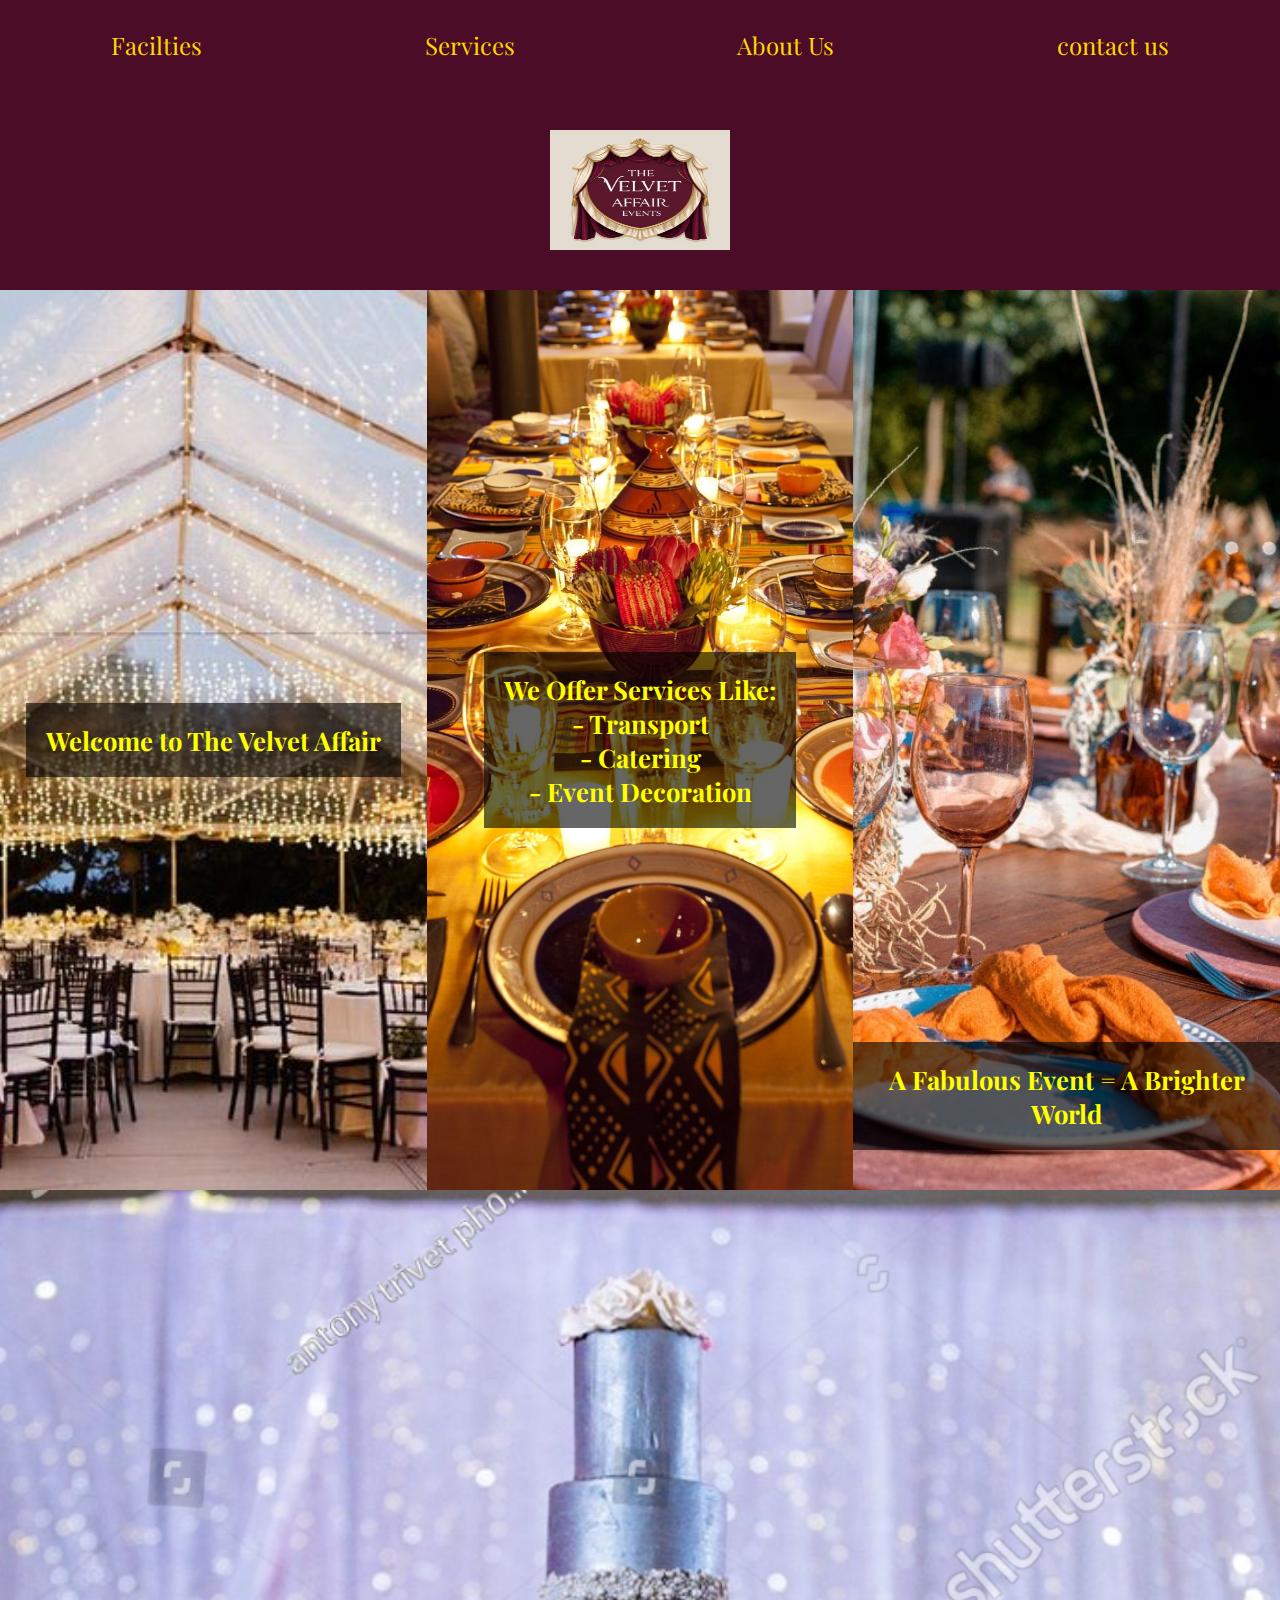
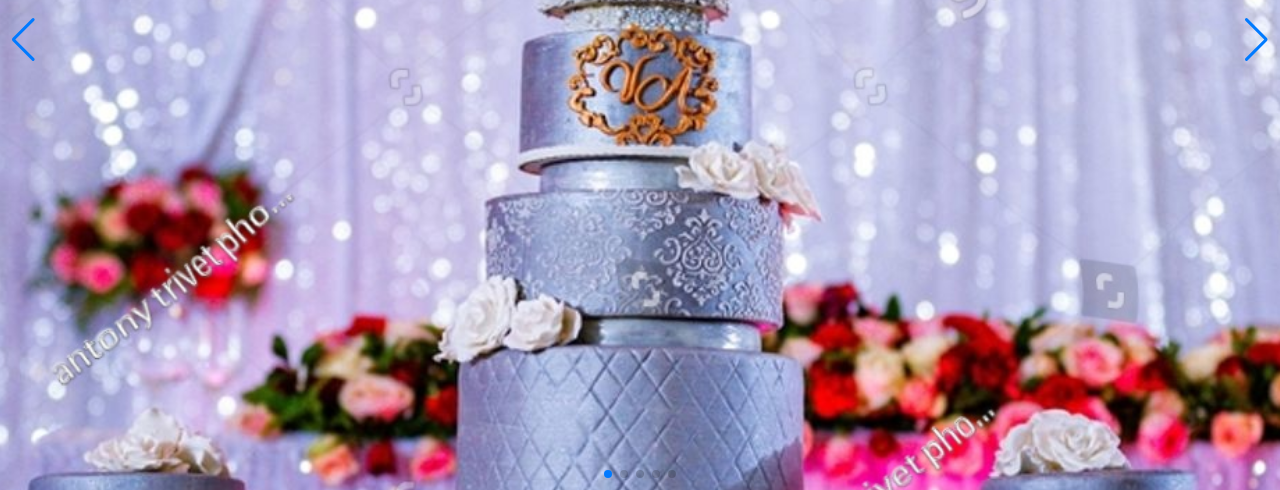
<file: index.html>
<!DOCTYPE html>
<html lang="en">
<head>
    <meta charset="UTF-8">
    <meta name="viewport" content="width=device-width, initial-scale=1.0">
    <title>The Velvet Affair</title>

    <!-- Google Font -->
    <link href="https://fonts.googleapis.com/css2?family=Playfair+Display&display=swap" rel="stylesheet">

    <!-- Font Awesome -->
    <link rel="stylesheet" href="https://cdnjs.cloudflare.com/ajax/libs/font-awesome/5.15.4/css/all.min.css">

    <!-- Custom CSS -->
    <link rel="stylesheet" href="styles.css">

    <link rel="stylesheet" href="https://unpkg.com/swiper/swiper-bundle.min.css"/>

</head>


<body>

    <!-- Top Contact Links -->
    <section class="links-wrapper">
    
         <div class="nav-link">
            <a href="Facilties"> Facilties</a>
         </div>

         <div class="nav-link">
            <a href="services">Services</a>
          </div>

          <div class="nav-link">
            <a href="us">About Us</a>
          </div>

          <div class="nav-link">
             <a href="findus">contact us</a>
          </div>
       
        
        
    </section>

    <!-- Logo Section -->
    <section class="spaced-section">

<img src="images/velvet-affair-logo.jpeg.jpeg" alt="Logo" width="200">


    </section>

    <!-- Services Overview -->
    <section class="split-screen">
        <div class="left-image">
            <div class="image-text">Welcome to The Velvet Affair</div>
        </div>
        <div class="right-image">
            <div class="image-text">
                <div>We Offer Services Like:</div>
                <div>- Transport</div>
                <div>- Catering</div>
                <div>- Event Decoration</div>
            </div>
        </div>
        <div class="extra-image">
            <div class="image-text">A Fabulous Event = A Brighter World</div>
        </div>
    </section>

    
    <section class="swiper mySwiper">
  <div class="swiper-wrapper">
    <div class="swiper-slide"><img src="images/party1.jpg" alt="Party 1" /></div>
    <div class="swiper-slide"><img src="images/party2.jpg" alt="Party 2" /></div>
    <div class="swiper-slide"><img src="images/party3.jpg" alt="Party 3" /></div>
    <div class="swiper-slide"><img src="images/party4.jpg" alt="Party 4" /></div>
    <div class="swiper-slide"><img src="images/party5.jpg" alt="Party 5" /></div>
  </div>

  <div class="swiper-pagination"></div>
  <div class="swiper-button-prev"></div>
  <div class="swiper-button-next"></div>
</section>

<script src="https://unpkg.com/swiper/swiper-bundle.min.js"></script>
<script>
  const swiper = new Swiper('.swiper', {
    loop: true,
    slidesPerView: 1,
    spaceBetween: 20,
    pagination: {
      el: '.swiper-pagination',
    },
    navigation: {
      nextEl: '.swiper-button-next',
      prevEl: '.swiper-button-prev',
    },
  });
</script>

</body>
</html>
</file>
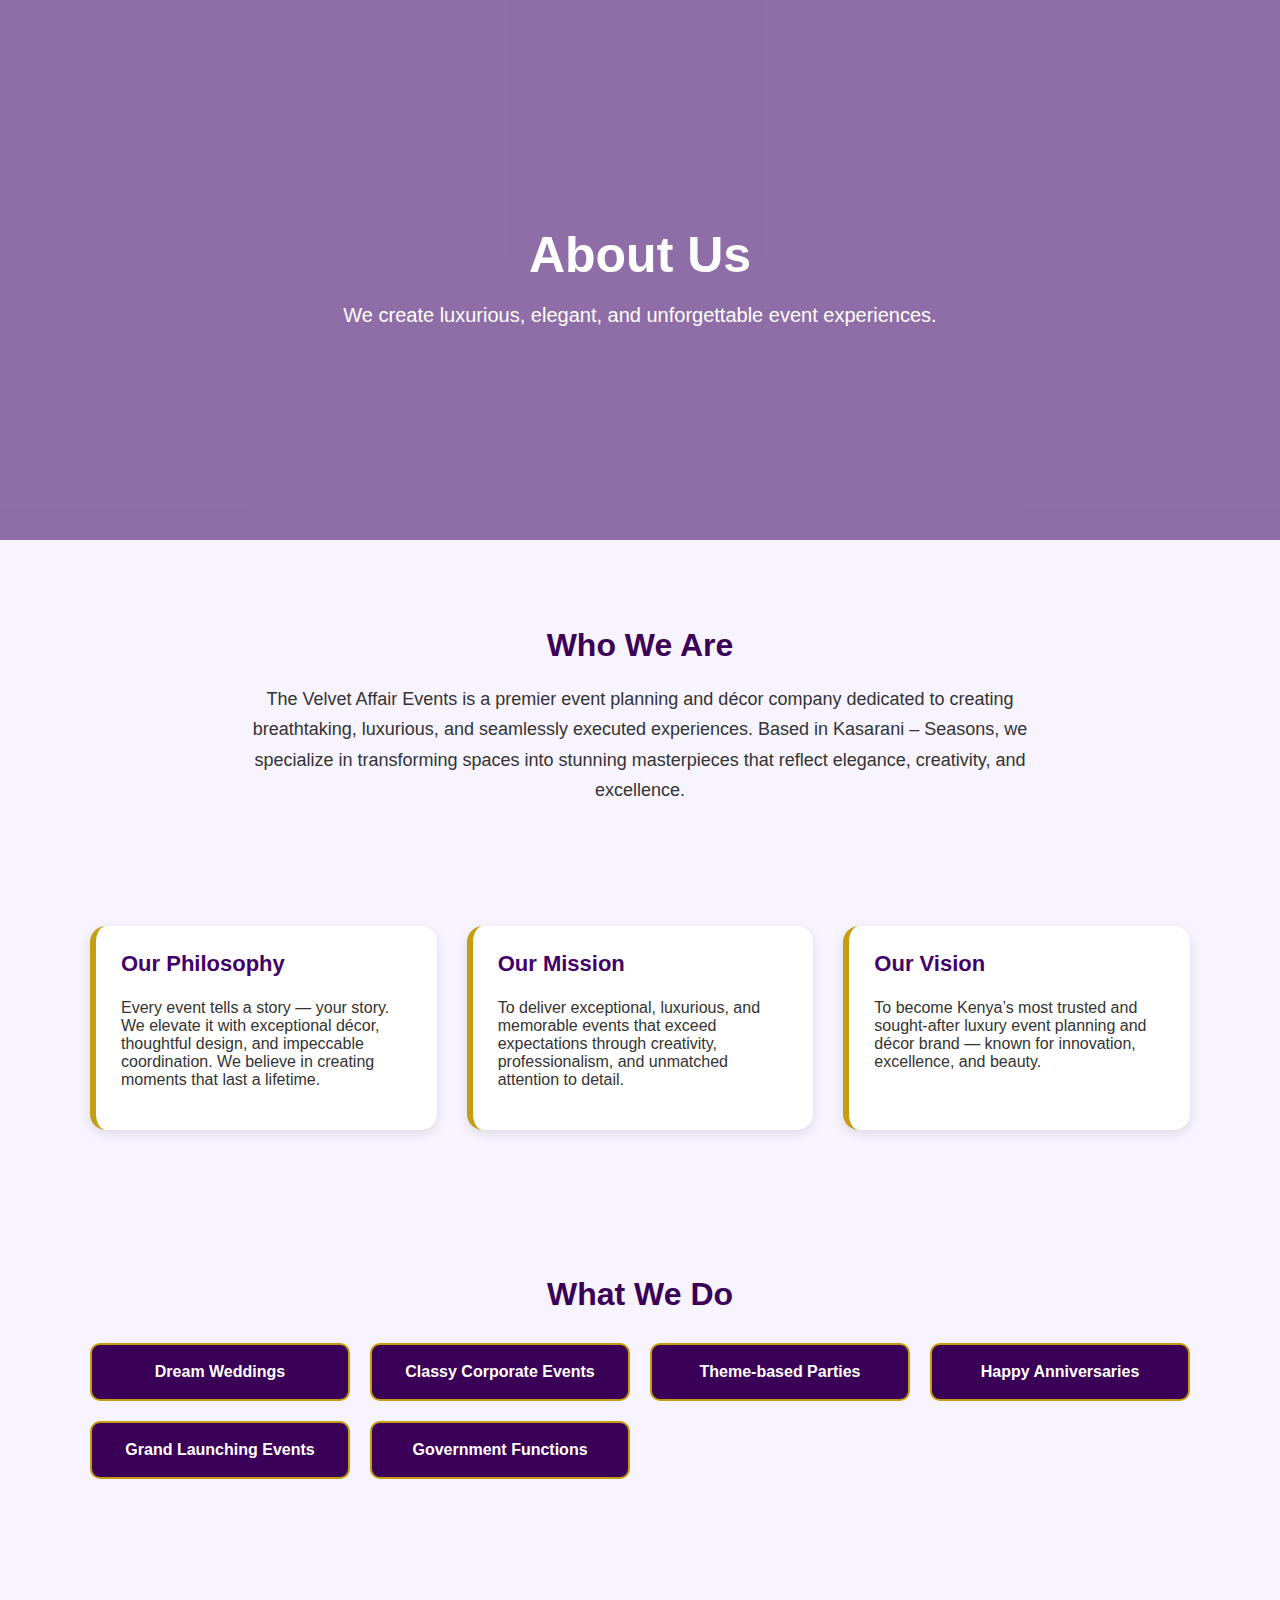
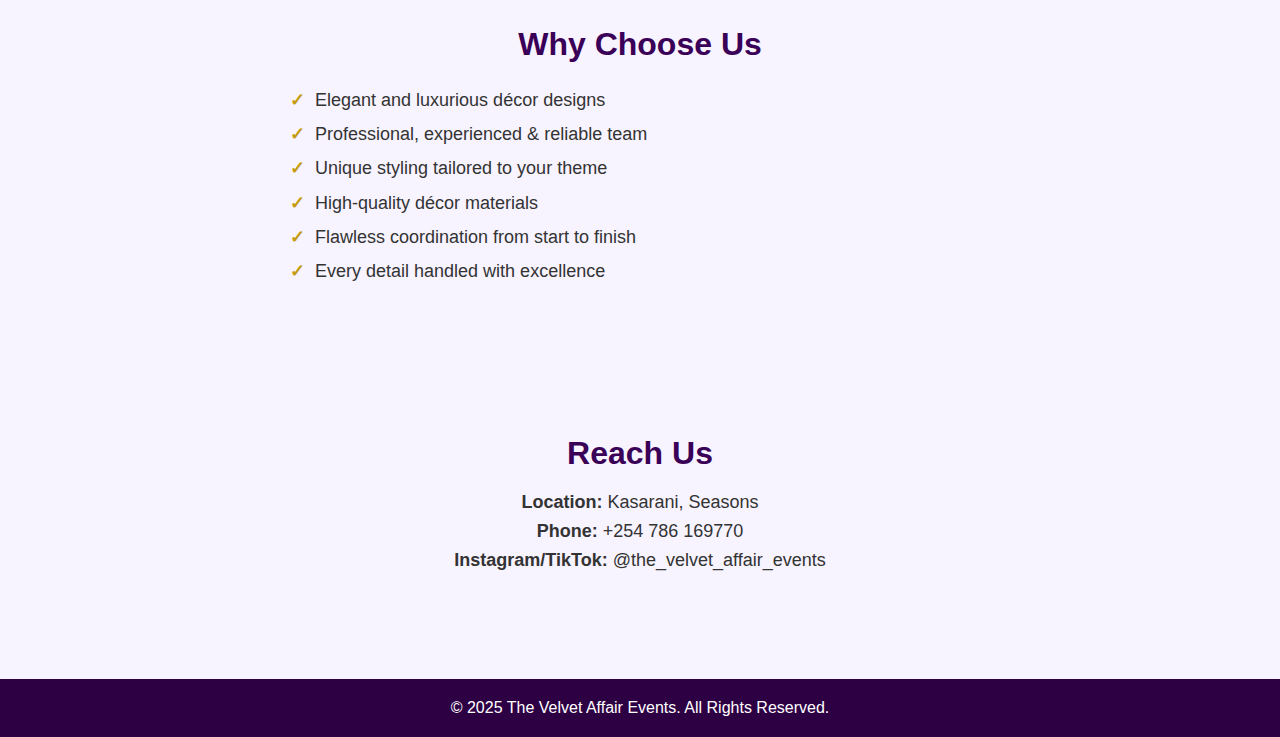
<file: About Us.html>
<!DOCTYPE html>
<html lang="en">
<head>
    <meta charset="UTF-8">
    <meta name="viewport" content="width=device-width, initial-scale=1.0">
    <title>About Us | The Velvet Affair Events</title>
    <link rel="stylesheet" href="about.css">
</head>
<body>

    <!-- HERO SECTION -->
    <section class="hero">
        <div class="overlay"></div>
        <div class="hero-content">
            <h1>About Us</h1>
            <p>We create luxurious, elegant, and unforgettable event experiences.</p>
        </div>
    </section>

    <!-- ABOUT SECTION -->
    <section class="section about">
        <h2>Who We Are</h2>
        <p>
            The Velvet Affair Events is a premier event planning and décor company dedicated to creating breathtaking, 
            luxurious, and seamlessly executed experiences. Based in Kasarani – Seasons, we specialize in transforming 
            spaces into stunning masterpieces that reflect elegance, creativity, and excellence.
        </p>
    </section>

    <!-- STORY GRID -->
    <section class="section grid">
        <div class="card">
            <h3>Our Philosophy</h3>
            <p>
                Every event tells a story — your story. We elevate it with exceptional décor, thoughtful design, 
                and impeccable coordination. We believe in creating moments that last a lifetime.
            </p>
        </div>

        <div class="card">
            <h3>Our Mission</h3>
            <p>
                To deliver exceptional, luxurious, and memorable events that exceed expectations through creativity, 
                professionalism, and unmatched attention to detail.
            </p>
        </div>

        <div class="card">
            <h3>Our Vision</h3>
            <p>
                To become Kenya’s most trusted and sought-after luxury event planning and décor brand — 
                known for innovation, excellence, and beauty.
            </p>
        </div>
    </section>

    <!-- SERVICES SECTION -->
    <section class="section services">
        <h2>What We Do</h2>

        <div class="services-list">
            <div class="service-item">Dream Weddings</div>
            <div class="service-item">Classy Corporate Events</div>
            <div class="service-item">Theme-based Parties</div>
            <div class="service-item">Happy Anniversaries</div>
            <div class="service-item">Grand Launching Events</div>
            <div class="service-item">Government Functions</div>
        </div>
    </section>

    <!-- WHY CHOOSE US -->
    <section class="section why">
        <h2>Why Choose Us</h2>

        <ul>
            <li>Elegant and luxurious décor designs</li>
            <li>Professional, experienced & reliable team</li>
            <li>Unique styling tailored to your theme</li>
            <li>High-quality décor materials</li>
            <li>Flawless coordination from start to finish</li>
            <li>Every detail handled with excellence</li>
        </ul>
    </section>

    <!-- CONTACT SECTION -->
    <section class="section contact">
        <h2>Reach Us</h2>
        <p><strong>Location:</strong> Kasarani, Seasons</p>
        <p><strong>Phone:</strong> +254 786 169770</p>
        <p><strong>Instagram/TikTok:</strong> @the_velvet_affair_events</p>
    </section>

    <footer>
        © 2025 The Velvet Affair Events. All Rights Reserved.
    </footer>

</body>
</html>
</file>
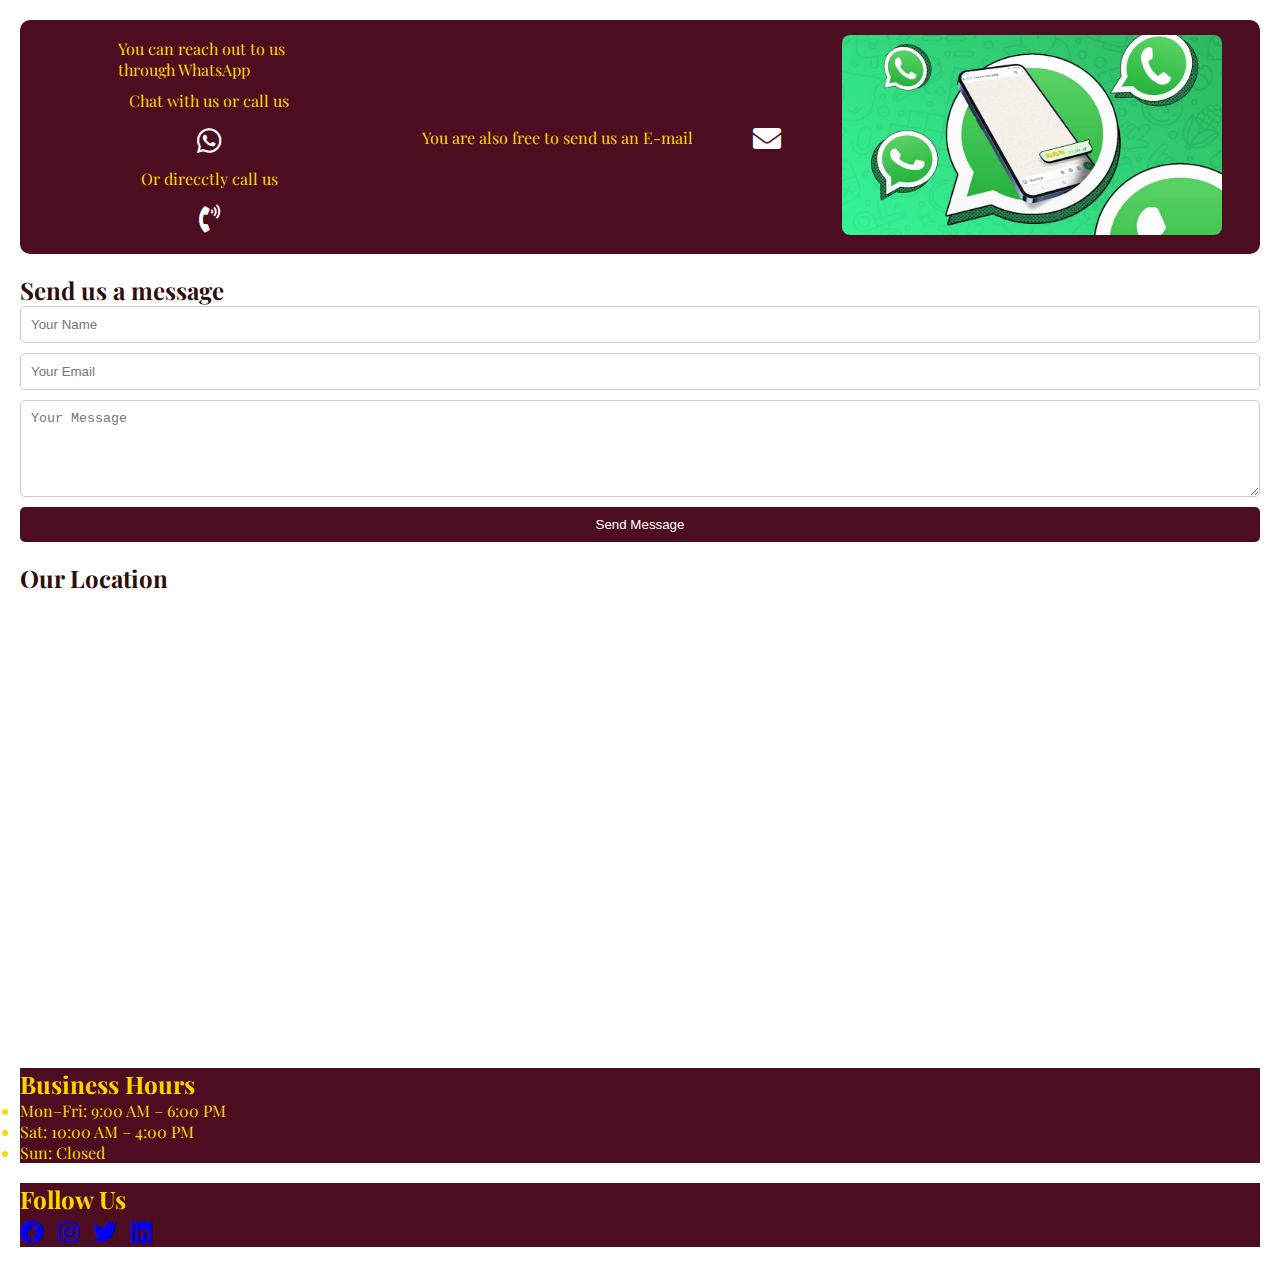
<file: contact us.html>
<!DOCTYPE html>
<html lang="en">
<head>
  <meta charset="UTF-8">
  <meta name="viewport" content="width=device-width, initial-scale=1.0">
  <title>Contact Us</title>

      <link href="https://fonts.googleapis.com/css2?family=Playfair+Display&display=swap" rel="stylesheet">

      <link rel="stylesheet" href="https://cdnjs.cloudflare.com/ajax/libs/font-awesome/5.15.4/css/all.min.css">

          <link rel="stylesheet" href="css/styles.css"> <!-- main CSS -->

    <link rel="stylesheet" href="css/Contact Us.css"> <!-- page-specific CSS -->
      

      <link rel="stylesheet" href="https://unpkg.com/swiper/swiper-bundle.min.css"/>

      
</head>


<body>
  <!-- whatsapp -->
   <section class="contact-section">
    
   <div class="whatsapp">

    <div class="text-content">

      <p> You can reach out to us through WhatsApp</p>
      <p>Chat with us or call us</p>

      <!-- whatsapp clickable icon -->

      <a href="https://wa.me/2547460694774"target="_blank" class="whatsapp-link" title="Chat with us on whatsapp">
      <i class="fab fa-whatsapp"></i>
      </a>

          
      <p> Or direcctly call us </p>
      <!-- phone clickable icon -->
       <a href="tel:+2547460694774" class="call-link" title="Call us">
        <i class="fas  fa-phone-volume"></i>
        </a>
       </div>

       <p>You are also free to send us an E-mail</p>
       <a href="mailto:isaacmwangi.main@gmail.com"class="email-link">
        <i class="fas fa-envelope"></i>
       </a>

      <div class="image-content">
        <img src="images/WA.avif" alt="WhatsApp">
       </div>
       
    </div>

<!-- contact Form -->
  <div class="form-section">
    <h2>Send us a message</h2>
    <form>
      <input type="text" placeholder="Your Name" required>
      <input type="email" placeholder="Your Email" required>
      <textarea placeholder="Your Message" rows="5" required></textarea>
      <button type="submit">Send Message</button>
    </form>
  </div>

  <!-- map -->
   <div class="map-section">
    <h2>Our Location</h2>
    <iframe src="https://www.google.com/maps/embed?pb=!1m18!1m12!1m3!1d3988.846340333939!2d36.80590411093697!3d-1.2647321355984136!2m3!1f0!2f0!3f0!3m2!1i1024!2i768!4f13.1!3m3!1m2!1s0x182f1172d84d49a7%3A0xb9347483050be68!2sPRP5%2B495%2C%20Nairobi!5e0!3m2!1sen!2ske!4v1757920292063!5m2!1sen!2ske" width="600" height="450" style="border:0;" allowfullscreen="" loading="lazy" referrerpolicy="no-referrer-when-downgrade"></iframe>
      
    </iframe>
  </div>

  <!-- Business Hours -->
   <div class="hours-section">
    <h2>Business Hours</h2>
    <ul>
      <li>Mon–Fri: 9:00 AM – 6:00 PM</li>
      <li>Sat: 10:00 AM – 4:00 PM</li>
      <li>Sun: Closed</li>
    </ul>
  </div>

  <!-- social media -->
   <div class="social-section">
    <h2>Follow Us</h2>
    <a href="#" class="social-icon"><i class="fab fa-facebook"></i></a>
    <a href="#" class="social-icon"><i class="fab fa-instagram"></i></a>
    <a href="#" class="social-icon"><i class="fab fa-twitter"></i></a>
    <a href="#" class="social-icon"><i class="fab fa-linkedin"></i></a>
  </div>

    </section>




   </div>




  
</body>
</html>
</file>
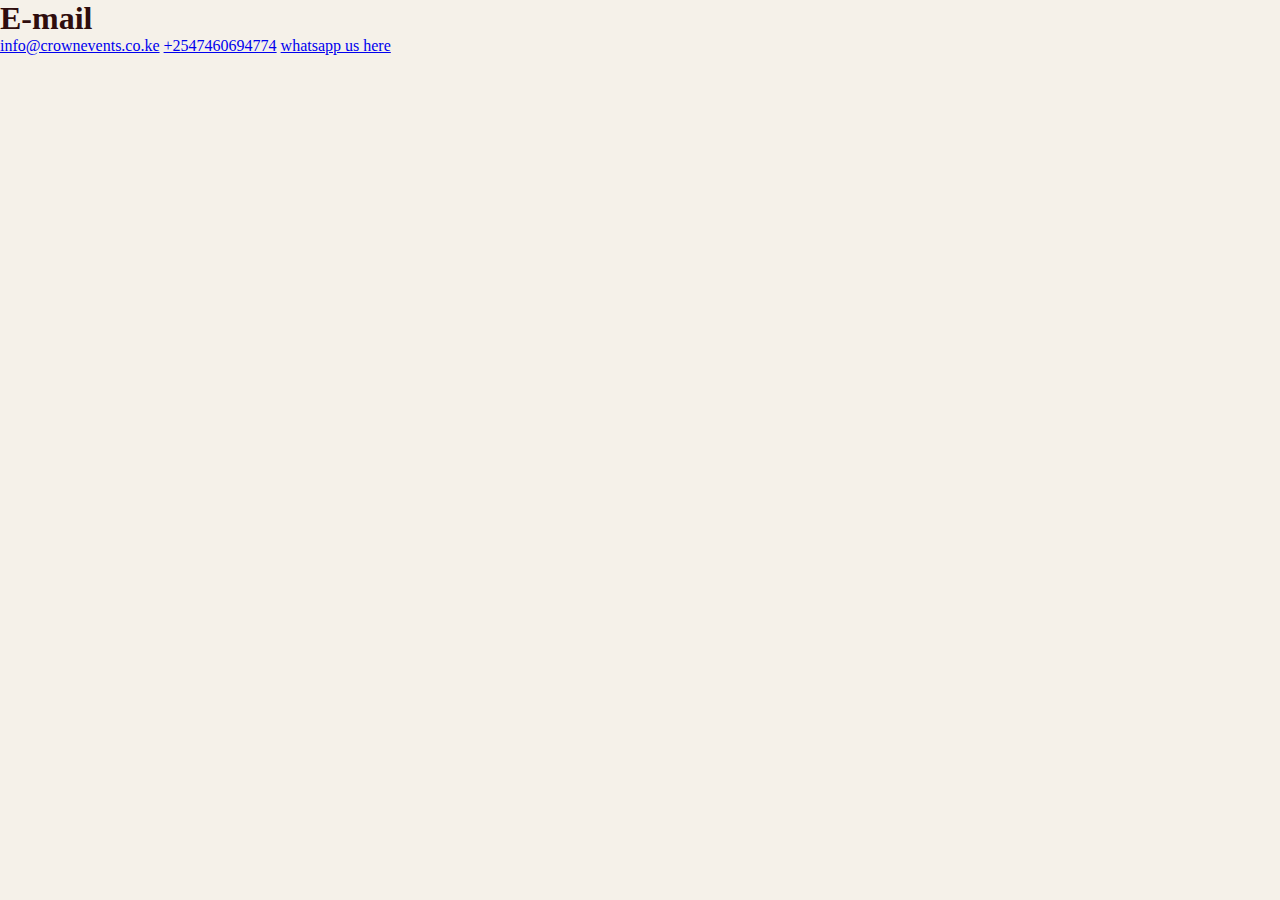
<file: facilities.html>
<!DOCTYPE html>
<html lang="en">
<head>
    <meta charset="UTF-8">
    <meta name="viewport" content="width=device-width, initial-scale=1.0">
    <title>eventsforyou</title>

     <link rel="stylesheet" href="https://cdnjs.cloudflare.com/ajax/libs/font-awesome/5.15.4/css/all.min.css">
    <link rel="stylesheet"href="styles.css">

</head>
<body>
  <h1>E-mail</h1>

<div class="navigation-wrapper">
  <a href="email.html">info@crownevents.co.ke</a>
  <a href="contact.html">+2547460694774</a>
  <a href="whatsapp.html">whatsapp us here</a>
</div>

</body>
</html>
</file>
<file: about.css>
/* GLOBAL STYLES */
body {
    margin: 0;
    padding: 0;
    font-family: "Poppins", sans-serif;
    background-color: #f7f3ff;
    color: #333;
}

.section {
    max-width: 1100px;
    margin: auto;
    padding: 60px 20px;
}

.section h2 {
    text-align: center;
    font-size: 32px;
    margin-bottom: 20px;
    color: #3a0057;
    font-weight: 700;
}

/* HERO SECTION */
.hero {
    position: relative;
    height: 60vh;
    background: url("https://images.unsplash.com/photo-1511578314322-379afb476865?auto=format&fit=crop&w=2100&q=80")
            center/cover no-repeat;
    display: flex;
    align-items: center;
    justify-content: center;
}

.hero .overlay {
    position: absolute;
    inset: 0;
    background: rgba(59, 0, 97, 0.55);
}

.hero-content {
    position: relative;
    text-align: center;
    color: white;
}

.hero-content h1 {
    font-size: 50px;
    margin-bottom: 10px;
    font-weight: 800;
}

.hero-content p {
    font-size: 20px;
}

/* ABOUT TEXT */
.about p {
    max-width: 800px;
    margin: auto;
    text-align: center;
    font-size: 18px;
    line-height: 1.7;
}

/* GRID SECTION */
.grid {
    display: grid;
    gap: 30px;
    grid-template-columns: repeat(auto-fit, minmax(300px, 1fr));
}

.card {
    background: white;
    padding: 25px;
    border-radius: 16px;
    box-shadow: 0 4px 12px rgba(0,0,0,0.1);
    border-left: 6px solid #c59d11; /* gold accent */
}

.card h3 {
    margin-top: 0;
    color: #42006b;
    font-size: 22px;
}

/* SERVICES SECTION */
.services-list {
    display: grid;
    gap: 20px;
    grid-template-columns: repeat(auto-fit, minmax(220px, 1fr));
    margin-top: 30px;
}

.service-item {
    background: #3a0057;
    color: white;
    padding: 18px;
    border-radius: 10px;
    text-align: center;
    font-weight: 600;
    border: 2px solid #c59d11;
}

/* WHY CHOOSE US */
.why ul {
    max-width: 700px;
    margin: auto;
    list-style: none;
    padding: 0;
    line-height: 1.9;
}

.why ul li {
    position: relative;
    padding-left: 25px;
    font-size: 18px;
}

.why ul li::before {
    content: "✓";
    position: absolute;
    left: 0;
    color: #c59d11;
    font-weight: bold;
}

/* CONTACT */
.contact p {
    text-align: center;
    font-size: 18px;
    margin: 8px 0;
}

/* FOOTER */
footer {
    background: #2d0044;
    color: white;
    text-align: center;
    padding: 20px;
    margin-top: 40px;
}
</file>
<file: css/Contact Us.css>
body {
 font-family: 'Playfair Display', serif;
 background: #f4f4f4;
 margin: 0;
 padding: 0;
}

.contact-section {
  display:flex ;
  gap: 20px;
  padding: 20px;
  flex-direction: column;
   background-color:white;

}

.whatsapp {
  display: flex;                /* Puts text and image side by side */
  align-items: center;          /* Vertically centers content */
  justify-content: space-around; /* Creates space between text & image */
  gap: 15px;                      /* Adds space between text and image */
  padding: 15px; 
    background-color: #4b0d1f;
  color: gold;
  border-radius: 10px;
  flex-wrap: wrap;
               
}

.text-content {
 font-family: 'Playfair Display', serif;
  max-width: 60%;               /* Keeps text from taking too much space */
  display: flex;
  flex-direction: column;
  align-items:center;
  gap: 10px;
}
.text-content p{
    margin: 0;
}


.image-content img {
  width: 380px;                  /* Adjust size of WhatsApp image */
  height: 200px;
  border-radius: 8px;
}

/* Icon styles */
.text-content a {
  color: white; /* Default icon color */
  font-size: 28px;
  text-decoration: none;
  transition: color 0.3s ease,transform 0.3s ease;
}

/* Hover effect */
.text-content a.whatsapp-link:hover {
  color: #25D366; /* WhatsApp green */
  animation: bounce 0.6s;
}

.text-content a.call-link:hover {
  color: #1E90FF; /* Phone blue */
  animation:bounce 0.6s;
}
a.email-link{
  color: white;
  font-size: 28px;
  text-decoration: none;
   transition: color 0.3s ease,transform 0.3s ease;
}
p {
  font-family: 'Playfair Display', serif;
  max-width: 60%;               /* Keeps text from taking too much space */
  display: flex;
  flex-direction: column;
  align-items:center;
  gap: 10px; 
}


 a.email-link:hover i {
  color: red;
  animation:bounce 0.6s;
}

@keyframes bounce {
  0%   { transform: translateY(0); }
  30%  { transform: translateY(-5px); }
  50%  { transform: translateY(0); }
  70%  { transform: translateY(-3px); }
  100% { transform: translateY(0); }
}


/* 📱 Mobile view adjustments */
@media (max-width: 600px) {
  .whatsapp {
    flex-direction: column; /* Stack text above image */
    text-align: center;     /* Center text for mobile */
  }

  .text-content {
    max-width: 100%;
    justify-content: center;
    flex-wrap: wrap;
    align-items: center;
  }

  .image-content img {
    width: 100px; /* Slightly bigger on mobile */
  }
}
/* Form styles */

form {
  display: flex;
  flex-direction: column;
  gap: 10px;
}


input, textarea {
  padding: 10px;
  border-radius: 5px;
  border: 1px solid #ccc;
}

button {
  background:#4b0d1f; 
  color: white;
  border: none;
  padding: 10px;
  cursor: pointer;
  border-radius: 5px;
}

button:hover {
  background: gold;
}

.hours-section {
    background-color: #4b0d1f;
    color: gold;
    }
/* Social media */

.social-section {
    background-color: #4b0d1f;
    color: gold;
}
.social-icon {
  font-size: 24px;
    margin-right: 10px;
  transition: color 0.3s ease, transform 0.3s ease;
  
  
}

.social-icon:hover {
  color: #25D366;
  transform: translateY(-3px);
}



iframe[Atttributes ]  {
width:800px !important; 
}
</file>
<file: styles.css>
/* GLOBAL RESET */
body {
    margin: 0;
     overflow-x: hidden;
    overflow-y: auto;
    background-color: #f5f1e9; /* Light beige background */
    font-family: "Georgia", serif;
    color: #2f0d0d; /* Dark maroon text */
}
body {
    margin: 0;
    padding: 0;
    font-family: 'Playfair Display', serif;
}

/* NAVIGATION BAR */
.links-wrapper {
    height: 90px;
    background-color: #4a0c27; /* Deep maroon */
    color: gold;
    display: flex;
    justify-content: space-around;
    align-items: center;
    font-family: "Playfair Display", serif;
    font-size: 1.5rem;
}

.links-wrapper > .nav-link a {
    color: gold;
    text-decoration: none;
    transition: 0.5s;
}

.links-wrapper > .nav-link a:hover {
    color: #fff8dc; /* Light ivory */
    letter-spacing: 2px;
    text-shadow: 0 0 8px gold;
}


/* LOGO SECTION BACKGROUND */
.spaced-section {
    padding: 40px;
    display: flex;
    justify-content: center;
    background-color: #4a0c27; /* Deep maroon */
    position: relative;
}

/* LOGO IMAGE HOVER EFFECT */
.spaced-section img {
    transition: transform 0.3s ease, box-shadow 0.3s ease;
    width: 180px;
    height: 120px;
}

.spaced-section img:hover {
    transform: scale(1.05);
    box-shadow: 0 0 12px #d4af37; /* Gold glow */
    cursor: pointer;
}

/* BACKGROUND IMAGES */
.left-image {
    background-image: url("images/ao.jpg");
}

.right-image {
    background-image: url("images/po.jpg");
}

.extra-image {
    background-image: url("images/vo.jpg");
}

.wow {
    background-image: url("images/ma.jfif");
    background-repeat: no-repeat;
    background-size: cover;
    background-position: center;
    background-attachment: fixed;
    height: 90vh;
    display: flex;
    align-items: flex-start;
    justify-content: center;
    color: white;
    text-shadow: 1px 1px 2px black;
}

/* SPLIT SECTIONS */
.split-screen {
    display: flex;
    flex-wrap: wrap;
    width: 100%;
    min-height: 100vh;
}

.extra-image,
.left-image,
.right-image {
    flex: 1;
    min-height: 33.33vh;
    background-size: cover;
    background-position: center;
    background-repeat: no-repeat;
    display: flex;
    align-items: center;
    justify-content: center;
    color: ivory;
    font-size: 1.8rem;
    font-weight: bold;
    text-align: center;
    backdrop-filter: blur(4px);
    position: relative;
}

/* TEXT INSIDE SECTIONS */
.image-text {
  background-color:  rgba(0,0,0,0.6);
    position: absolute;
    padding: 20px;
    font-family: "Playfair Display", serif;
       color: yellow;
    font-size: 1.6rem;
}

.image-text:hover {
    text-shadow: 2px 2px 4px rgba(255, 255, 255, 0.8);
    color: #d4af37;
    transform: scale(1.05);
    letter-spacing: 1.5px;
    cursor: pointer;
}

/* EXTRA SECTION TEXT PLACEMENT */
.extra-image .image-text {
    bottom: 40px;
    top: auto;
}

/* CLEAN FIX FOR FLOATING TEXT */
.extra-image::after,
.left-image::after,
.right-image::after {
    content: "";
    display: block;
    clear: both;
}

.swiper {
  width: 100%;
  height: 100vh;
  
}

.swiper-slide img {
  width: 100%;
  height: 170%;
  object-fit: cover;
  
}


.left-image, .right-image, .extra-image {
    flex: 1;
    background-size: cover;
    background-position: center;
}
*{
  margin: 0;
  padding: 0;
  box-sizing: border-box;
}
</file>
<file: css/styles.css>
/* GLOBAL RESET */

* {
margin: 0;
padding: 0;
box-sizing: border-box;
}

body {
    margin: 0;
    padding:0;
     overflow-x: hidden;
    overflow-y: auto;
    background-color: #f5f1e9; /* Light beige background */
    font-family: "Georgia", serif;
    color: #2f0d0d; /* Dark maroon text */
}


/* NAVIGATION BAR */
.links-wrapper {
    height: 90px;
    background-color: #4a0c27; /* Deep maroon */
    color: gold;
    display: flex;
    justify-content: space-around;
    align-items: center;
    font-family: "Playfair Display", serif;
    font-size: 1.5rem;
    flex-wrap:wrap ;              /*helps avoid overflow*/
}

.links-wrapper > .nav-link a {
    color: gold;
    text-decoration: none;
    transition: 0.5s;
}

.links-wrapper > .nav-link a:hover {
    color: #fff8dc; /* Light ivory */
    letter-spacing: 2px;
    text-shadow: 0 0 8px gold;
}


/* LOGO SECTION BACKGROUND */
.spaced-section {
    padding: 40px;
    display: flex;
    justify-content: center;
    background-color: #4a0c27; /* Deep maroon */
    
}

/* LOGO IMAGE HOVER EFFECT */
.spaced-section img {
    transition: transform 0.3s ease, box-shadow 0.3s ease;
    width: 180px;
    height: 120px;
}

.spaced-section img:hover {
    transform: scale(1.05);
    box-shadow: 0 0 12px #d4af37; /* Gold glow */
    cursor: pointer;
}

/* BACKGROUND IMAGES */
.left-image {
    background-image: url("../images/ao.jpg");
}

.right-image {
    background-image: url("../images/po.jpg");
}

.extra-image {
    background-image: url("../images/vo.jpg");
}

.wow {
    background-image: url("../images/ma.jfif");
    background-repeat: no-repeat;
    background-size: cover;
    background-position: center;
    background-attachment: fixed;
    height: 90vh;
    display: flex;
    align-items: flex-start;
    justify-content: center;
    color: white;
    text-shadow: 1px 1px 2px black;
}

/* SPLIT SECTIONS */
.split-screen {
    display: flex;
    flex-wrap: wrap;
    width: 100%;
    min-height: 100vh;
}

.extra-image,
.left-image,
.right-image {
    flex: 1;
    min-height: 33.33vh;
    background-size: cover;
    background-position: center;
    background-repeat: no-repeat;
    display: flex;
    align-items: center;
    justify-content: center;
    color: ivory;
    font-size: 1.8rem;
    font-weight: bold;
    text-align: center;
    backdrop-filter: blur(4px);
    position: relative;
}

/* TEXT INSIDE SECTIONS */
.image-text {
  background-color:  rgba(0,0,0,0.6);
    position: absolute;
    padding: 20px;
    font-family: "Playfair Display", serif;
       color: yellow;
    font-size: 1.6rem;
}

.image-text:hover {
    text-shadow: 2px 2px 4px rgba(255, 255, 255, 0.8);
    color: #d4af37;
    transform: scale(1.05);
    letter-spacing: 1.5px;
    cursor: pointer;
}

/* EXTRA SECTION TEXT PLACEMENT */
.extra-image .image-text {
    bottom: 40px;
    top: auto;
}

/* CLEAN FIX FOR FLOATING TEXT */
.extra-image::after,
.left-image::after,
.right-image::after {
    content: "";
    display: block;
    clear: both;
}



.swiper-slide img {
  width: 100%;
  height: 170vh;
  object-fit: cover;
  
}


.left-image, .right-image, .extra-image {
    flex: 1;
    background-size: cover;
    background-position: center;
}
*{
  margin: 0;
  padding: 0;
  box-sizing: border-box;
}


/* Mobile view adjustments */
@media (max-width: 600px) {
    
  /* Navigation bar stacked */
  .links-wrapper {
    justify-content: space-between;
    flex-direction: column;
    height: auto;
    padding: 10px 0;
    font-size: 1.2rem;
    text-align: center;
  }
  .nav-link {
    margin: 5px 0;
    display: none;
  }

  .hamburger {
    display: flex;
  }

  .mobile-menu {
    display: none; /* will be toggled via JS */
  }


  /* Logo image scaling */

  .spaced-section{
    padding: 20px;
  }
  .spaced-section img {
    width: 120px;
    height: auto;
  }

  /* Split sections stacked */
  .split-screen {
    flex-direction: column;
  }
  .left-image,
  .right-image,
  .extra-image {
    min-height: 40vh;
    font-size: 1.2rem;
    padding: 10px;
  }

  /* Reduce text padding for small screens */
  .image-text {
    padding: 10px;
    font-size: 1rem;
  }

  /* Swiper height smaller on phones */
  .swiper {
    height: auto;
  }
  .swiper-slide img {
    width: 100%;
    height: auto;
    object-fit: contain; /* show full image */
    background-color: #000; /* optional padding background */
  }
}

/* tablets */
@media (min-width:601px) and (max-width:1024px){
.links-wrapper{
    font-size: 1.3rem;
    padding: 10px;
}

.spaced-section img{
width:150px;
}
.split-screen{
    flex-direction: column;
}
.left-image,.right-image,.extra-image{
    min-height: 50vh;
    font-size: 1.4rem;
}
.image-text{
    font-size: 1.2rem;
}
.swiper{
    height:60vh;
}
}

/* Large Desktops */
@media (min-width: 1025px) {
  .split-screen {
    flex-direction: row;
  }
  .left-image, .right-image, .extra-image {
    min-height: 33.33vh;
  }
}

/* ===== MOBILE NAVIGATION ===== */
.mobile-menu {
  display: none; /* hidden by default */
  flex-direction: column;
  background-color: #4a0c27;
  width: 100%;
}

.mobile-menu a {
  padding: 10px;
  color: gold;
  text-decoration: none;
  text-align: center;
}

.mobile-menu a:hover {
  background-color: rgba(255,255,255,0.1);
}

/* Hamburger icon */
.hamburger {
  display: none;
  flex-direction: column;
  cursor: pointer;
}

.hamburger span {
  height: 3px;
  width: 25px;
  background: gold;
  margin: 4px 0;
}
</file>
